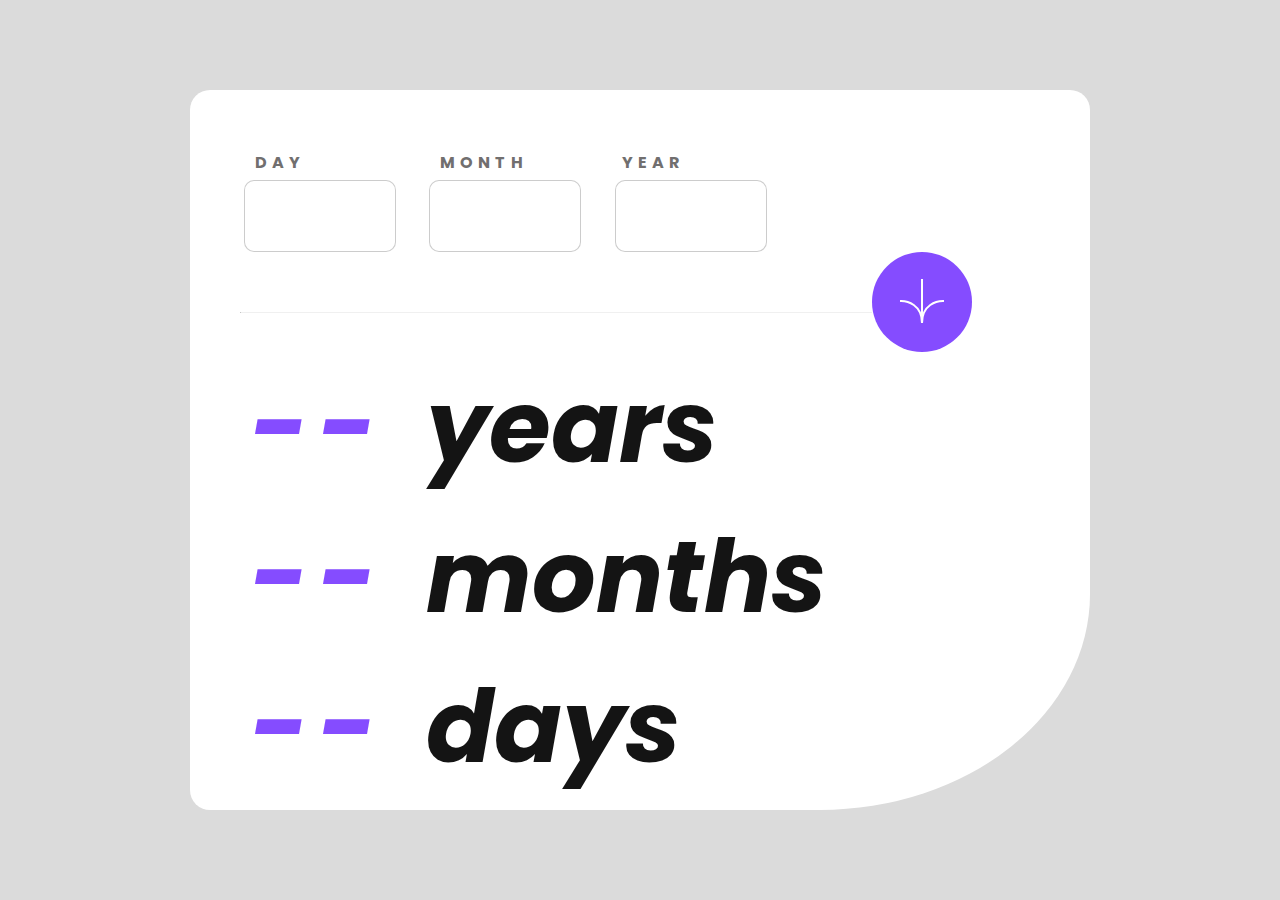
<file: projetos/age-calculator-app-main/index.html>
<!DOCTYPE html>
<html lang="en">
<head>
  <meta charset="UTF-8">
  <meta name="viewport" content="width=device-width, initial-scale=1.0"> <!-- displays site properly based on user's device -->

  <link rel="icon" type="image/png" sizes="32x32" href="./assets/images/favicon-32x32.png">
  
  <title>Frontend Mentor | Age calculator app</title>
  <link rel="stylesheet" href="style.css">
</head>
<body>
  <main>
      <header>
        <div class="descriptions">
          <p id="d1">DAY</p>
          <p id="d2">MONTH</p>
          <p id="d3">YEAR</p>
        </div>
          <div class="inputs">
            <input type="number" name="day" class="container" id="day">
            <input type="number" name="month" class="container" id="month">
            <input type="number" name="year" class="container" id="year">
          </div>
      </header>
    <div id="line">
      <hr>
      <button onclick="calculate()"><img src="assets/images/icon-arrow.svg" alt="arrow"></button>
    </div>
    <div class="results">
      <h1> <p id="--1">--</p>years</h1>
      <h1> <p id="--2">--</p>months</h1>
      <h1> <p id="--3">--</p>days</h1>

    </div>
  </main>





  
  <!--<div class="attribution">
    Challenge by <a href="https://www.frontendmentor.io?ref=challenge" target="_blank">Frontend Mentor</a>. 
    Coded by <a href="#">Welder Victor</a>.
  </div>-->
  <script src="script.js"></script>
</body>
</html>
</file>
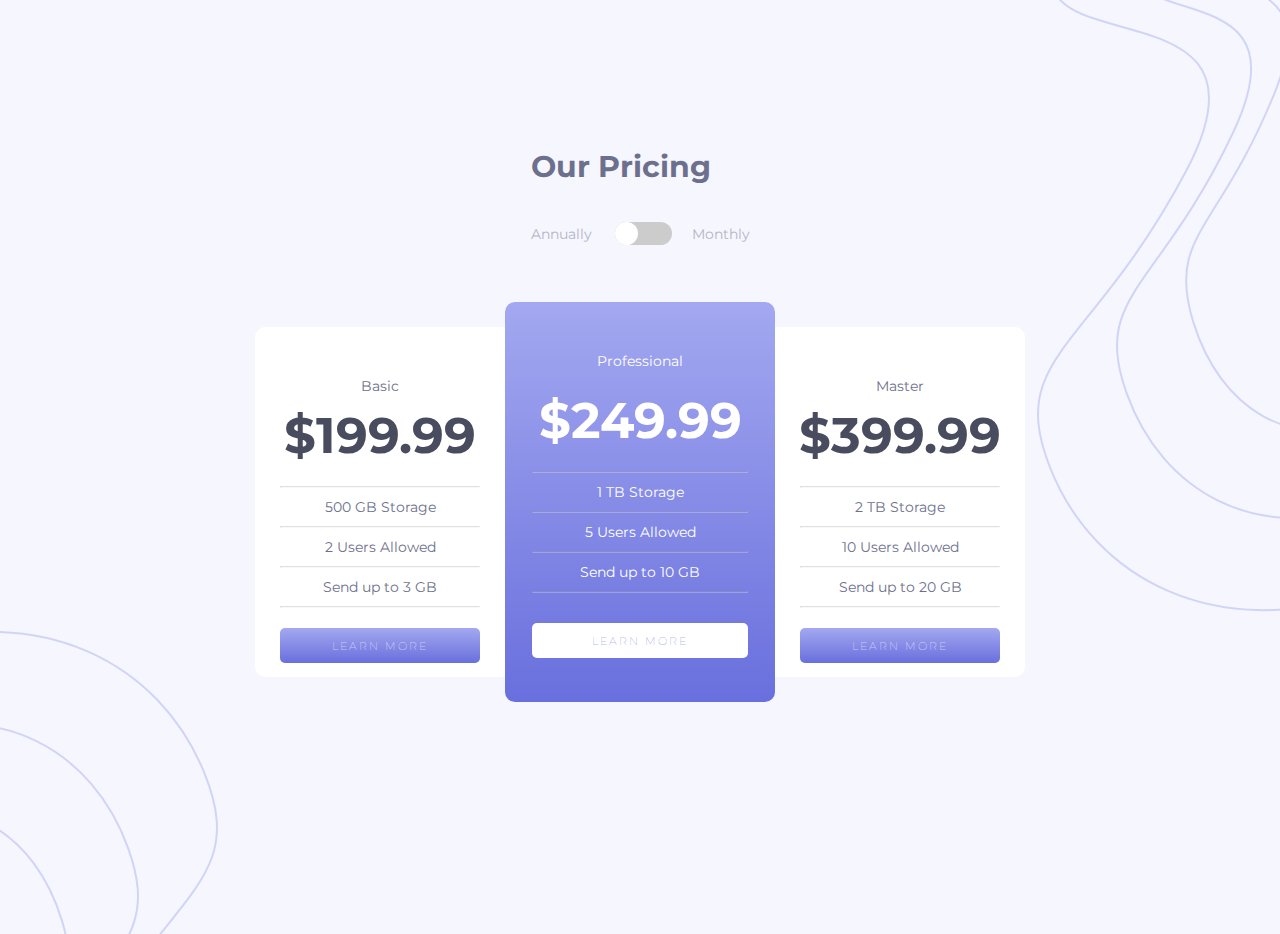
<file: projetos/pricing-component-with-toggle-master/index.html>
<!DOCTYPE html>
<html lang="en">
<head>
  <meta charset="UTF-8">
  <meta name="viewport" content="width=device-width, initial-scale=1.0"> <!-- displays site properly based on user's device -->

  <link rel="icon" type="image/png" sizes="32x32" href="./images/favicon-32x32.png">
  
  <title>Frontend Mentor | Pricing-comonent</title>
  <link rel="stylesheet" href="style.css">
</head>
<body>
  <picture>
    <img src="images/bg-top.svg" alt="" id="top">
    <img src="images/bg-bottom.svg" alt="" id="bottom">
  </picture>
  <header>
    <h1>Our Pricing</h1>
    <div id="btn-switch">
      <p>Annually</p>
      <label class="switch">
      <input type="checkbox" id="switch" onclick="ativado()">
        <span class="slider"></span>
      </label>
      <p>Monthly</p>
    </div>
  </header>
  <!--Annually
  Monthly-->
  <main>
    <div class="second" id="basic">
      <p>Basic</p>
      <h2 class="value" id="value1">&dollar;199.99</h2>
      <hr>
      <p>500 GB Storage</p>
      <hr>
      <p>2 Users Allowed</p>
      <hr>
       <p>Send up to 3 GB</p>
      <hr>
      <input type="button" value="learn more">
    </div>
    <div class="principal">
      <p class="details">Professional</p>
      <h2 class="value" id="value2">&dollar;249.99</h2>
      <hr>
      <p class="details">1 TB Storage</p>
      <hr>
      <p class="details">5 Users Allowed</p>
      <hr>
       <p class="details">Send up to 10 GB</p>
      <hr>
      <input type="button" value="learn more">
    </div>
    <div class="second" id="master">
      <p>Master</p>
      <h2 class="value" id="value3">&dollar;399.99</h2>
      <hr>
      <p>2 TB Storage</p>
      <hr>
      <p>10 Users Allowed</p>
      <hr>
      <p>Send up to 20 GB</p>
      <hr>
      <input type="button" value="learn more">
    </div>
  </main>
  <script src="scripts.js"></script>
</body>
</html>
</file>
<file: projetos/age-calculator-app-main/style.css>
@charset "UTF-8";
@import url('https://fonts.googleapis.com/css2?family=Poppins:ital,wght@0,400;0,600;0,800;1,600;1,800&display=swap');
*{
    margin: 0;
    padding: 0;
}
body{
    display: flex;
    align-items: center;
    justify-content: center;
    display: flex;
    width: 100%;
    height: 100vh;
    background-color: hsl(0, 0%, 86%);
    font-family: 'Poppins', sans-serif;
}
main{
    display: flex;
    flex-direction: column;
    width: 900px;
    height: 720px;
    border-radius: 20px 20px 30% 20px;
    background-color: hsl(0, 0%, 100%);
}
header{
    width: 70%;
    margin-left: -20px;
}
.descriptions{
    display: flex;
    justify-content: space-evenly;
    margin-top: 60px;
    margin-bottom: 5px;
    color: hsl(0, 1%, 44%);
    font-weight: bold;
    letter-spacing: 5px;
}
#d1{
    margin-left: -30px;
}
#d2{
    padding-left: 20px;
}
#d3{
    margin-left: -20px;
}
.inputs{
    display: flex;
    justify-content: space-evenly;
    margin-left: 60px;
    
    
}
.container{
    width: 130px;
    border-radius: 10px;
    height: 70px;
    border: 1px solid rgba(0, 0, 0, 0.199);
    font-size: 32px;
    padding-left: 20px;
    margin-right: 20px;
}
#line{
    display: flex;
    border-bottom: none;

}
hr{
    margin-top: 60px;
    width: 70%;
    text-align: center;
    margin-left: 50px;
    height: 0;
    border-color: hsl(0, 0%, 94%);
    border-top: none;
    
}
/*
img{
    width: 50px;
    height: 50px;
    padding: 20px;
    background-color: hsl(259, 100%, 65%);
    border-radius: 50%;
    margin-top: 10px;
}
*/
.results p {
    display: inline;
    margin: 0 40px;
    font-size: 100px;
    letter-spacing: 10px;
    margin-left: 60px;
    color: hsl(259, 100%, 65%);
}
h1{
    font-size: 100px;
    font-style: italic;
    color: hsl(0, 0%, 8%);
}
button{
    border-radius: 50%;
    width: 100px;
    height: 100px;
    border: none;
    background-color: hsl(259, 100%, 65%);
    cursor: pointer;
}
button:hover{
    background-color: hsl(0, 0%, 8%);
}
input[type=number]::-webkit-inner-spin-button { 
    -webkit-appearance: none;
}
@media (max-width: 650px){
    main{
        
        max-width: 450px;
    }
    .container{
        width: 100px;
    }
    .inputs{
        margin: auto;
        position: relative;
        left: 30%;
    }
    .descriptions{
        display: flex;
        justify-content: space-evenly;
        margin: auto auto;
        margin-left: 80px;
        
    }
    .descriptions p{
        letter-spacing: 10px;
        position: relative; 
        margin-right: 50px;
    }
    #d1{
        margin-left: 20px;
    }
    #d3{
        margin-left: 1px;
    }
    h1{
        font-size: 50px;
    }
    #line{
        margin-top: 20px;
    }
    hr{
        position: absolute;
        z-index: 0;
        width: 448px;
        margin: auto;
        margin-top: 50px;
        
    }
    button{
        z-index: 1;
        margin: auto;
    }
    header{
        position: relative;
        display: flex;
        flex-direction: column;
        margin-top: 20px;
        right: 50px;
        
    }
}
</file>
<file: projetos/pricing-component-with-toggle-master/style.css>
@charset "UTF-8";
@import url('https://fonts.googleapis.com/css2?family=Montserrat:wght@700&display=swap');
*{
    margin: 0;
    padding: 0;
    box-sizing: border-box;
}
body{
    display: flex;
    flex-direction: column;
    align-items: center;
    justify-content: center;
    width: 100vw;
    height: 100vh;
    background-color: hsl(240, 78%, 98%);
    font-family: 'Montserrat', 'sans-serif';
    font-size: 15px
}
img{
    position: absolute;
    z-index: 0;
    min-width: 100px;
}
#btn-switch{
    margin-top: 40px;
    display: flex;
}
#btn-switch p{
    color: hsl(234, 14%, 74%);
}
#bottom{
    top: 70%;
    right: 83%;
}
#top{
    left: 81%;
    bottom: 32%;
}
h1{
    color: hsl(233, 13%, 49%);
}
.switch{
    position: relative;
    display: inline-block;
    width: 60px;
    height: 30px;
    margin-top: -3px;
    margin-left: 20px;
    margin-right: 20px;
}
.slider{
    position: absolute;
    cursor: pointer;
    top: 0;
    right: 0;
    left: 3px;
    bottom: 7px;
    background-color: #ccc;
    transition: 0.4s;
    border-radius: 34px;
}
.switch input{display:none}
.slider:before{
    position: absolute;
    content: "";
    height: 23px;
    width: 23px;
    left: 0px;
    bottom: 0px;
    background-color: white;
    transition: 0.4s;
    border-radius: 50px;
}
#switch:checked + .slider{
    background-image: linear-gradient(hsl(236, 72%, 79%) , hsl(237, 63%, 64%));
}
#switch:checked + .slider:before{
    transform: translateX(35px);
}
main{
    display: flex;
    justify-content: center;
    align-items: center;
    width: 800px;
    height: 500px;
}
.principal{
    display: flex;
    flex-direction: column;
    align-items: center;
    width: 270px;
    height: 400px;
    z-index: 1;
    background-image: linear-gradient(hsl(236, 72%, 79%), hsl(237, 63%, 64%));
    border-radius: 10px;
    padding-top: 40px;
}
.principal h2{
    font-size: 50px;
    color: white;
    margin-bottom: 20px;
    margin-top: 10px;
}
.principal input{
    width: 80%;
    border: none;
    margin-top: 30px;
    height: 35px;
    border-radius: 5px;
    background-color: white;
    font-family: 'Montserrat', sans-serif;
    color: hsl(237, 63%, 64%);
    cursor: pointer;
    letter-spacing: 2px;
    font-size: 11px;
    font-weight: lighter;
    text-transform: uppercase;
}
.principal input:hover{
    color: white;
    border: 1px solid white;
    background: none;
}
.second input:hover{
    background: none;
    border: 1px solid hsla(237, 63%, 64%, 0.486);
    color: hsl(237, 63%, 64%);
}
.second{
    display: flex;
    flex-direction: column;
    align-items: center;
    padding-top: 40px;
    width: 250px;
    background-color: white;
    z-index: 1;
    height: 350px;
    font-size: 14px;
}
.second h2{
    font-size: 50px;
    color: hsl(232, 13%, 33%);
    margin-bottom: 20px;
}
.second p {
    margin: 10px 0;
    color: hsl(233, 13%, 49%);
}
.second input{
    width: 80%;
    margin-top: 20px;
    height: 35px;
    border: none;
    border-radius: 5px;
    background: linear-gradient(hsl(236, 72%, 79%) , hsl(237, 63%, 64%));
    color: white;
    cursor: pointer;
    letter-spacing: 2px;
    font-family: 'Montserrat', sans-serif;
    font-size: 11px;
    font-weight: lighter;
    text-transform: uppercase;
}
#basic{
    border-radius: 10px 0 0 10px;
}
#master{
    border-radius: 0 10px 10px 0;
}
p{
    font-size: 14px;
}

hr{
    width: 80%;
    opacity: 0.3;
}
.details{
    color: white;
    padding: 10px 0;
}
@media (max-width: 800px){
    body{
        display: flex;
        align-items: center;
        justify-content: center;
    }
    h1{
        margin-top: 400px;
    }
    main{
        display: flex;
        flex-direction: column;
    }
    .principal{
        margin: 20px 0;
    }
    .switch{
        position: relative;
        margin-bottom: 330px;
    }
    input{
        margin-bottom: 15px;
    }
    #top{
        left: 58%;
    }
    #bottom{
        left: 1%;
        top: 130%;
    }
}
</file>
